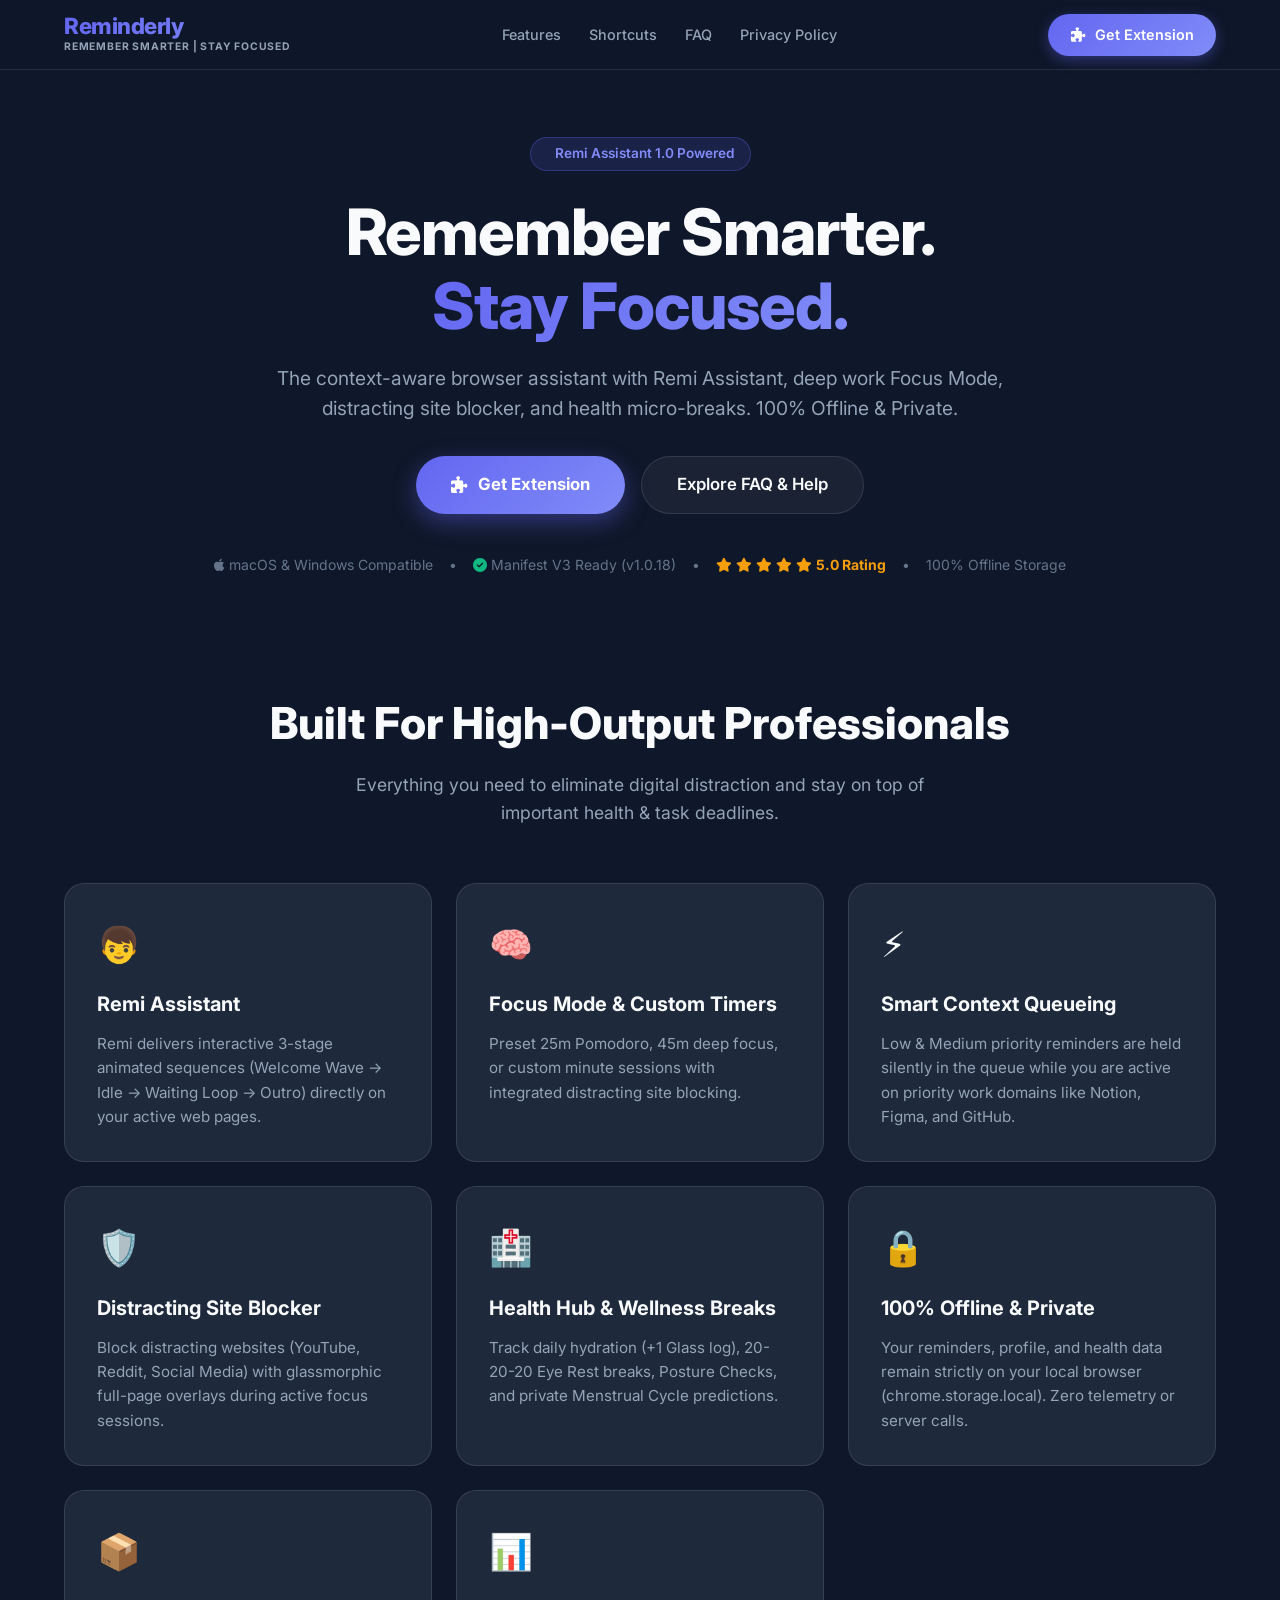
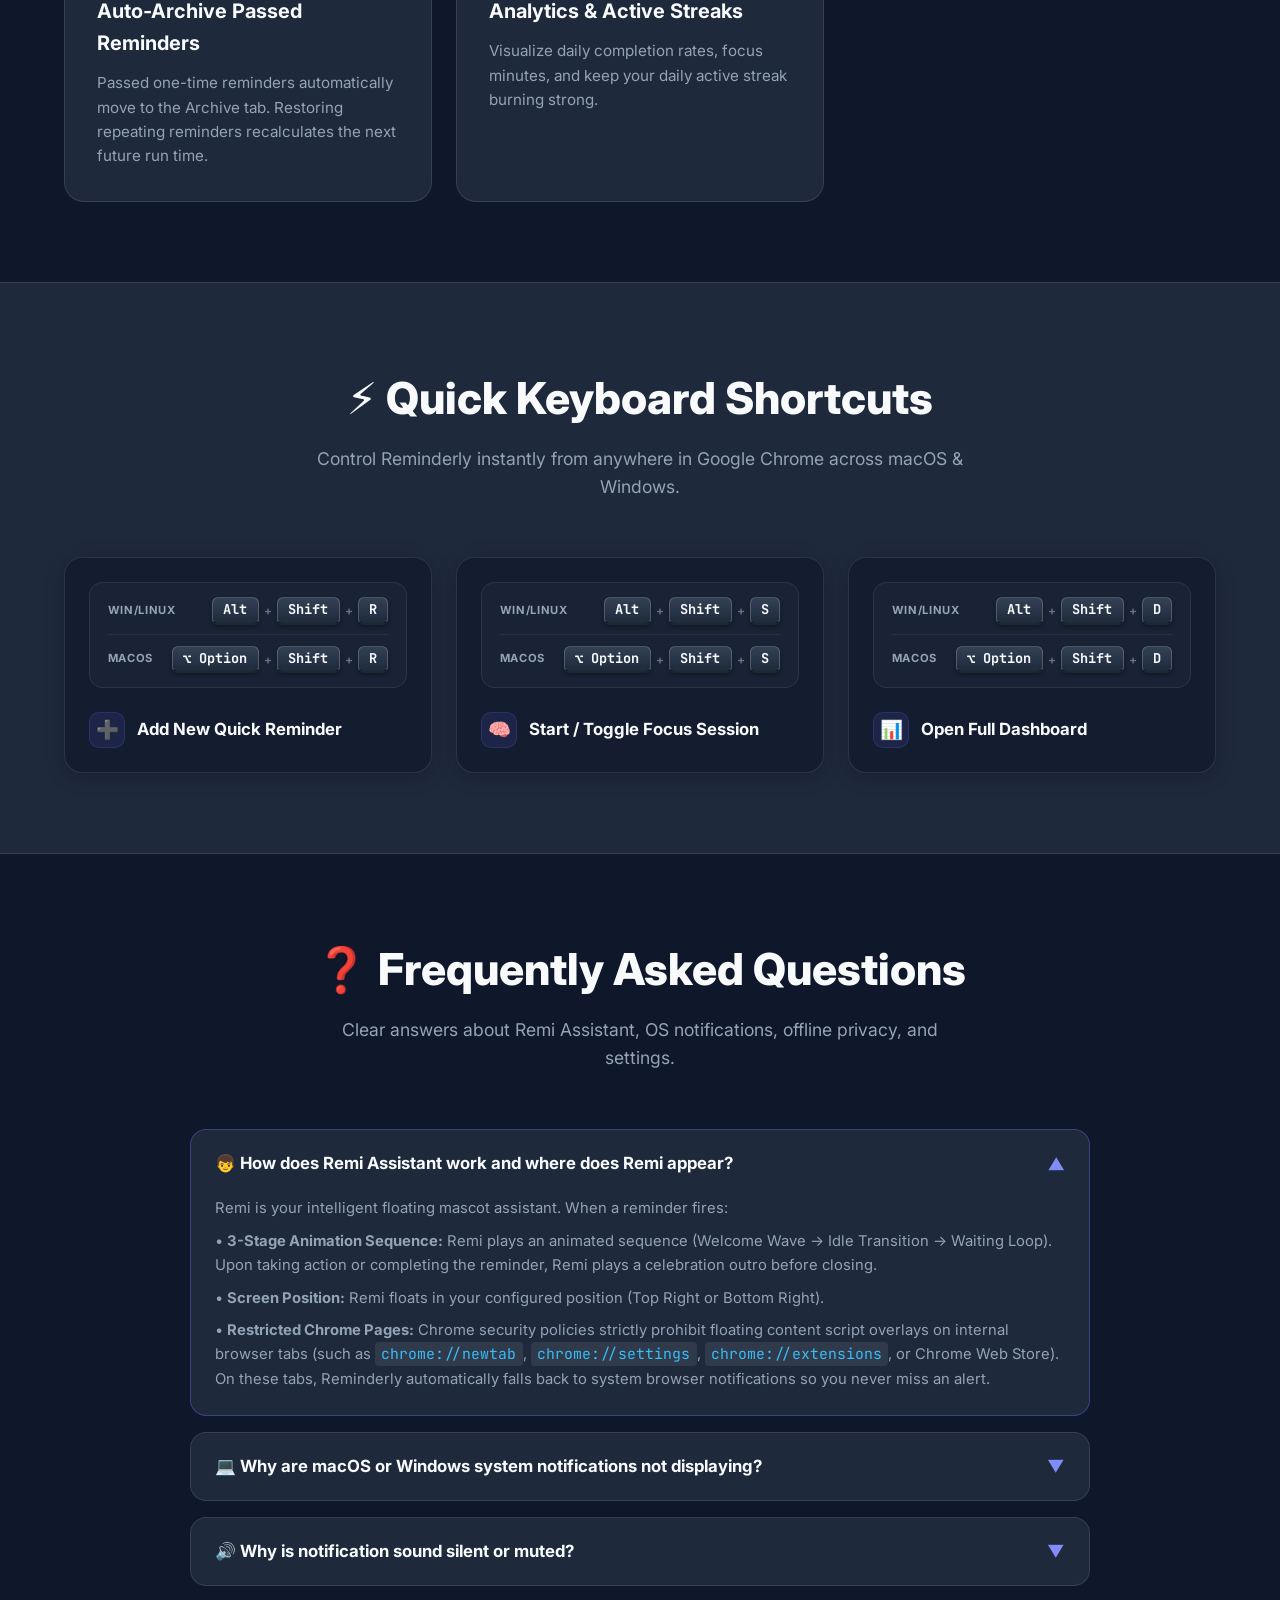
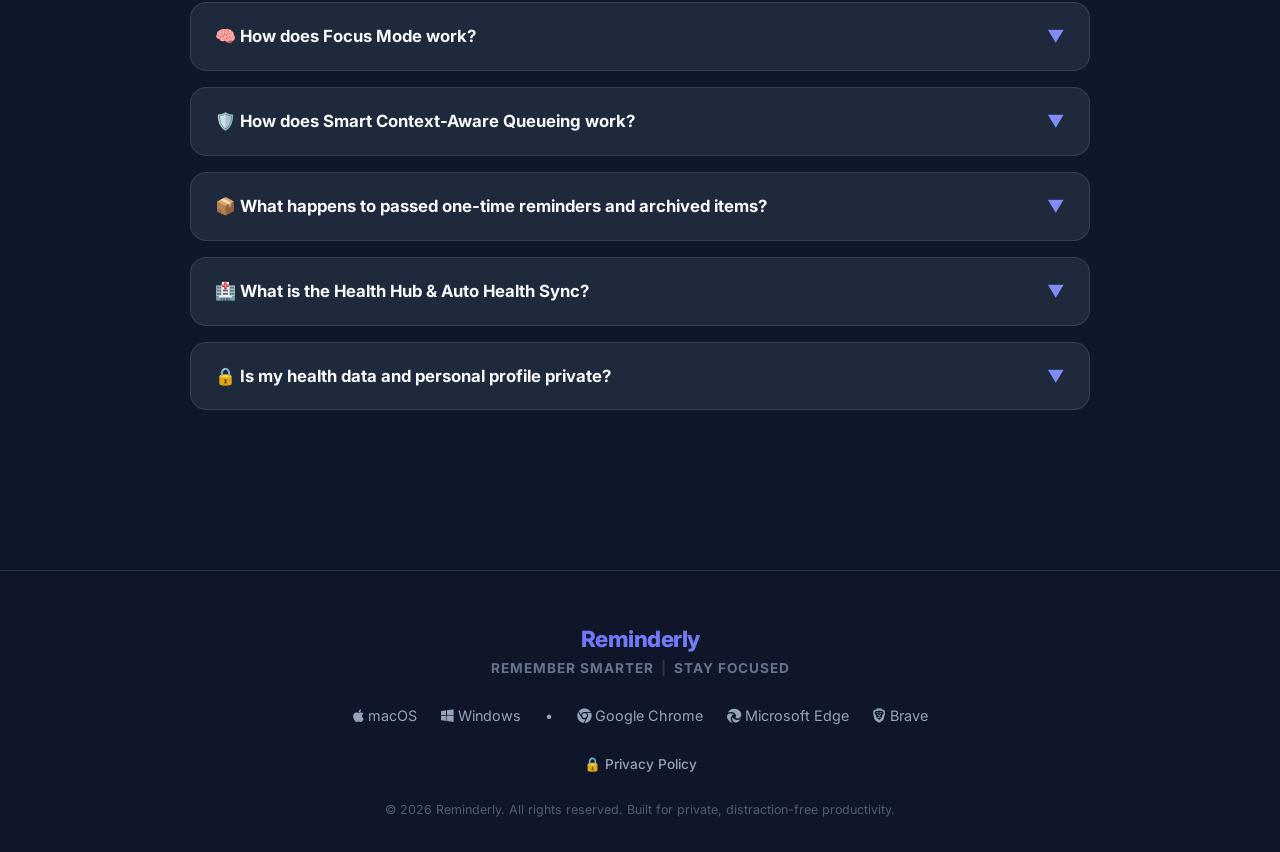
<file: index.html>
<!DOCTYPE html>
<html lang="en" itemscope itemtype="http://schema.org/WebPage">

<head>
    <meta charset="UTF-8" />
    <title>Reminderly – Smart Reminder & Productivity Assistant | Remember Smarter | Stay Focused</title>
    <meta name="viewport" content="width=device-width, initial-scale=1.0, maximum-scale=5.0" />
    <meta name="description"
        content="Reminderly - The ultimate Chrome reminder & productivity extension with Remi Assistant, Focus Mode, Distracting Site Blocker, Health Hub, and Smart Context Awareness. Remember Smarter | Stay Focused." />
    <meta name="keywords"
        content="Reminderly, Chrome extension, Remi Assistant, focus mode, website blocker, reminder assistant, productivity dashboard, 20-20-20 eye rest, water tracker, period tracker, chrome reminder extension, remember smarter stay focused" />
    <meta name="author" content="Reminderly Team" />
    <link rel="canonical" href="https://manishsharma1804.github.io/reminderly/" />

    <!-- Open Graph / Facebook -->
    <meta property="og:type" content="website" />
    <meta property="og:url" content="https://manishsharma1804.github.io/reminderly/" />
    <meta property="og:title" content="Reminderly – Remember Smarter | Stay Focused" />
    <meta property="og:description"
        content="Transform your browser productivity with Remi Assistant, Focus Mode, Smart Context Queueing, and Health Micro-Breaks. 100% Offline & Private." />
    <meta property="og:image" content="https://manishsharma1804.github.io/reminderly/icons/128x128.png" />

    <!-- Twitter -->
    <meta name="twitter:card" content="summary_large_image" />
    <meta name="twitter:url" content="https://manishsharma1804.github.io/reminderly/" />
    <meta name="twitter:title" content="Reminderly – Remember Smarter | Stay Focused" />
    <meta name="twitter:description"
        content="The intelligent Chrome extension that pairs you with Remi Assistant. Queue non-critical tasks during deep work, block distracting sites, and track health micro-breaks." />
    <meta name="twitter:image" content="https://manishsharma1804.github.io/reminderly/icons/128x128.png" />

    <!-- Favicon and App Icons -->
    <link rel="icon" href="icons/transparent.png" type="image/png">
    <link rel="apple-touch-icon" href="icons/transparent.png">
    <meta name="theme-color" content="#6366f1">

    <!-- Fonts & Icons -->
    <link rel="preconnect" href="https://fonts.googleapis.com">
    <link rel="preconnect" href="https://fonts.gstatic.com" crossorigin>
    <link
        href="https://fonts.googleapis.com/css2?family=Inter:wght@300;400;500;600;700;800&family=JetBrains+Mono:wght@400;500;600&display=swap"
        rel="stylesheet">
    <link rel="stylesheet" href="https://cdnjs.cloudflare.com/ajax/libs/font-awesome/6.5.1/css/all.min.css"
        crossorigin="anonymous" referrerpolicy="no-referrer" />

    <style>
        * {
            box-sizing: border-box;
            margin: 0;
            padding: 0;
        }

        button,
        .btn,
        .btn-hero-primary,
        .btn-hero-secondary,
        .shortcut-card,
        .key-badge-group,
        kbd,
        .shortcut-icon,
        .shortcut-keys,
        .feature-icon,
        .version-meta,
        .badge,
        .navbar,
        nav,
        img,
        svg {
            user-select: none;
            -webkit-user-select: none;
            -moz-user-select: none;
            -ms-user-select: none;
        }

        :root {
            --primary: #6366f1;
            --primary-light: #818cf8;
            --primary-dark: #4f46e5;
            --secondary: #38bdf8;
            --accent: #10b981;
            --warning: #f59e0b;
            --danger: #ef4444;
            --background: #0f172a;
            --surface: #1e293b;
            --surface-elevated: #334155;
            --text-primary: #f8fafc;
            --text-secondary: #94a3b8;
            --text-muted: #64748b;
            --border: rgba(255, 255, 255, 0.1);
            --border-light: rgba(255, 255, 255, 0.05);
            --shadow-sm: 0 2px 4px rgba(0, 0, 0, 0.2);
            --shadow: 0 4px 12px rgba(0, 0, 0, 0.3);
            --shadow-lg: 0 10px 25px rgba(0, 0, 0, 0.4);
            --shadow-xl: 0 20px 40px rgba(0, 0, 0, 0.5);
            --gradient-primary: linear-gradient(135deg, #6366f1 0%, #818cf8 100%);
            --gradient-accent: linear-gradient(135deg, #38bdf8 0%, #10b981 100%);
        }

        html {
            scroll-behavior: smooth;
            font-family: 'Inter', system-ui, -apple-system, sans-serif;
            background: var(--background);
            color: var(--text-primary);
            line-height: 1.6;
        }

        body {
            overflow-x: hidden;
        }

        /* Container */
        .container {
            max-width: 1200px;
            margin: 0 auto;
            padding: 0 1.5rem;
        }

        /* Header */
        header {
            position: fixed;
            top: 0;
            left: 0;
            right: 0;
            background: rgba(15, 23, 42, 0.85);
            backdrop-filter: blur(16px);
            border-bottom: 1px solid var(--border);
            z-index: 1000;
            padding: 0.85rem 0;
        }

        .header-content {
            display: flex;
            justify-content: space-between;
            align-items: center;
        }

        .logo-container {
            display: flex;
            flex-direction: column;
            text-decoration: none;
        }

        .logo-text {
            font-size: 1.4rem;
            font-weight: 800;
            background: var(--gradient-primary);
            -webkit-background-clip: text;
            -webkit-text-fill-color: transparent;
            letter-spacing: -0.5px;
            line-height: 1.1;
        }

        .logo-slogan {
            font-size: 0.65rem;
            font-weight: 700;
            color: var(--text-secondary);
            letter-spacing: 0.8px;
            text-transform: uppercase;
        }

        nav {
            display: flex;
            gap: 1.75rem;
            align-items: center;
        }

        nav a {
            color: var(--text-secondary);
            text-decoration: none;
            font-weight: 500;
            font-size: 0.9rem;
            transition: color 0.2s ease;
        }

        nav a:hover {
            color: var(--text-primary);
        }

        .btn-cta {
            background: var(--gradient-primary);
            color: white;
            padding: 0.6rem 1.4rem;
            border-radius: 50px;
            font-weight: 600;
            text-decoration: none;
            font-size: 0.9rem;
            box-shadow: 0 4px 14px rgba(99, 102, 241, 0.4);
            transition: transform 0.2s ease, box-shadow 0.2s ease;
        }

        .btn-cta:hover {
            transform: translateY(-2px);
            box-shadow: 0 6px 20px rgba(99, 102, 241, 0.6);
        }

        /* Hero Section */
        .hero {
            padding: 8.5rem 0 5rem 0;
            text-align: center;
            position: relative;
        }

        .hero-badge {
            display: inline-flex;
            align-items: center;
            gap: 8px;
            background: rgba(99, 102, 241, 0.15);
            border: 1px solid rgba(99, 102, 241, 0.3);
            padding: 0.35rem 1rem;
            border-radius: 50px;
            font-size: 0.85rem;
            font-weight: 600;
            color: #818cf8;
            margin-bottom: 1.5rem;
        }

        .hero h1 {
            font-size: clamp(2.4rem, 5vw, 4rem);
            font-weight: 800;
            line-height: 1.15;
            margin-bottom: 1.25rem;
            letter-spacing: -1px;
        }

        .gradient-text {
            background: var(--gradient-primary);
            -webkit-background-clip: text;
            -webkit-text-fill-color: transparent;
        }

        .hero p {
            font-size: 1.2rem;
            color: var(--text-secondary);
            max-width: 760px;
            margin: 0 auto 2rem auto;
            line-height: 1.6;
        }

        .hero-buttons {
            display: flex;
            gap: 1rem;
            justify-content: center;
            flex-wrap: wrap;
            margin-bottom: 2.5rem;
        }

        .btn-hero-primary {
            background: var(--gradient-primary);
            color: white;
            padding: 0.9rem 2.2rem;
            border-radius: 50px;
            font-weight: 700;
            text-decoration: none;
            font-size: 1.05rem;
            box-shadow: 0 8px 25px rgba(99, 102, 241, 0.4);
            transition: all 0.25s ease;
            display: inline-flex;
            align-items: center;
            gap: 10px;
        }

        .btn-hero-primary:hover {
            transform: translateY(-3px);
            box-shadow: 0 12px 30px rgba(99, 102, 241, 0.6);
        }

        .btn-hero-secondary {
            background: rgba(255, 255, 255, 0.05);
            color: var(--text-primary);
            padding: 0.9rem 2.2rem;
            border-radius: 50px;
            font-weight: 600;
            text-decoration: none;
            font-size: 1.05rem;
            border: 1px solid var(--border);
            transition: all 0.25s ease;
        }

        .btn-hero-secondary:hover {
            background: rgba(255, 255, 255, 0.1);
            transform: translateY(-2px);
        }

        .version-meta {
            display: flex;
            align-items: center;
            justify-content: center;
            gap: 16px;
            font-size: 0.875rem;
            color: var(--text-muted);
        }

        .star-rating {
            color: #f59e0b;
            display: inline-flex;
            align-items: center;
            gap: 4px;
        }

        /* Features Section */
        .section-title {
            text-align: center;
            margin-bottom: 3.5rem;
        }

        .section-title h2 {
            font-size: clamp(2rem, 3.5vw, 2.75rem);
            font-weight: 800;
            margin-bottom: 0.75rem;
        }

        .section-title p {
            color: var(--text-secondary);
            font-size: 1.1rem;
            max-width: 650px;
            margin: 0 auto;
        }

        .features-grid {
            display: grid;
            grid-template-columns: repeat(auto-fit, minmax(320px, 1fr));
            gap: 1.5rem;
            margin-bottom: 5rem;
        }

        .feature-card {
            background: var(--surface);
            border: 1px solid var(--border);
            border-radius: 20px;
            padding: 2rem;
            transition: all 0.3s ease;
            display: flex;
            flex-direction: column;
            gap: 12px;
        }

        .feature-card:hover {
            transform: translateY(-6px);
            border-color: rgba(99, 102, 241, 0.4);
            box-shadow: 0 12px 30px rgba(0, 0, 0, 0.4);
        }

        .feature-icon {
            font-size: 2.2rem;
            margin-bottom: 4px;
        }

        .feature-card h3 {
            font-size: 1.25rem;
            font-weight: 700;
            color: var(--text-primary);
        }

        .feature-card p {
            color: var(--text-secondary);
            font-size: 0.95rem;
            line-height: 1.6;
        }

        /* Keyboard Shortcuts Section */
        .shortcuts-section {
            background: var(--surface);
            border-top: 1px solid var(--border);
            border-bottom: 1px solid var(--border);
            padding: 5rem 0;
            margin-bottom: 5rem;
        }

        .shortcuts-grid {
            display: grid;
            grid-template-columns: repeat(auto-fit, minmax(320px, 1fr));
            gap: 1.5rem;
        }

        .shortcut-card {
            background: rgba(15, 23, 42, 0.65);
            backdrop-filter: blur(12px);
            -webkit-backdrop-filter: blur(12px);
            border: 1px solid var(--border);
            border-radius: 18px;
            padding: 1.5rem;
            display: flex;
            flex-direction: column;
            justify-content: space-between;
            gap: 1.25rem;
            transition: all 0.3s ease;
            box-shadow: 0 4px 20px rgba(0, 0, 0, 0.2);
        }

        .shortcut-card:hover {
            border-color: rgba(99, 102, 241, 0.4);
            transform: translateY(-3px);
            box-shadow: 0 8px 30px rgba(99, 102, 241, 0.15);
        }

        .shortcut-keys {
            display: flex;
            flex-direction: column;
            gap: 0.65rem;
            padding: 0.85rem 1.1rem;
            background: rgba(30, 41, 59, 0.6);
            border: 1px solid rgba(255, 255, 255, 0.08);
            border-radius: 14px;
        }

        .key-badge-group {
            display: flex;
            align-items: center;
            justify-content: space-between;
            gap: 0.5rem;
            width: 100%;
        }

        .key-badge-group:not(:last-child) {
            padding-bottom: 0.6rem;
            border-bottom: 1px solid rgba(255, 255, 255, 0.06);
        }

        .os-label {
            font-size: 0.7rem;
            font-weight: 700;
            text-transform: uppercase;
            letter-spacing: 0.06em;
            color: #94a3b8;
            flex-shrink: 0;
        }

        .key-combo {
            display: flex;
            align-items: center;
            gap: 5px;
            white-space: nowrap;
        }

        .key-combo .plus {
            font-size: 0.75rem;
            color: var(--text-muted);
            font-weight: 600;
        }

        .shortcut-footer {
            display: flex;
            align-items: center;
            gap: 0.75rem;
            margin-top: 0.25rem;
        }

        .shortcut-icon {
            font-size: 1.15rem;
            display: flex;
            align-items: center;
            justify-content: center;
            width: 36px;
            height: 36px;
            border-radius: 10px;
            background: rgba(99, 102, 241, 0.12);
            border: 1px solid rgba(99, 102, 241, 0.2);
            flex-shrink: 0;
        }

        .shortcut-desc {
            font-size: 1.05rem;
            font-weight: 700;
            color: var(--text-primary);
            line-height: 1.3;
        }

        kbd {
            background: linear-gradient(180deg, #334155 0%, #1e293b 100%);
            color: #f8fafc;
            border: 1px solid rgba(255, 255, 255, 0.2);
            border-bottom: 2px solid rgba(0, 0, 0, 0.4);
            border-radius: 6px;
            padding: 0.35rem 0.65rem;
            font-family: 'JetBrains Mono', monospace;
            font-size: 0.85rem;
            font-weight: 700;
            box-shadow: 0 2px 4px rgba(0, 0, 0, 0.3);
            display: inline-flex;
            align-items: center;
            justify-content: center;
            white-space: nowrap;
            line-height: 1;
        }

        /* Testimonials Section */
        .testimonials-grid {
            display: grid;
            grid-template-columns: repeat(auto-fit, minmax(300px, 1fr));
            gap: 1.5rem;
            margin-bottom: 5rem;
        }

        .testimonial-card {
            background: var(--surface);
            border: 1px solid var(--border);
            border-radius: 20px;
            padding: 2rem;
            display: flex;
            flex-direction: column;
            justify-content: space-between;
        }

        .testimonial-quote {
            font-size: 0.95rem;
            color: var(--text-secondary);
            font-style: italic;
            line-height: 1.65;
            margin-bottom: 1.5rem;
        }

        .testimonial-user {
            display: flex;
            align-items: center;
            gap: 12px;
        }

        .user-avatar {
            width: 44px;
            height: 44px;
            border-radius: 50%;
            background: var(--gradient-primary);
            display: flex;
            align-items: center;
            justify-content: center;
            font-weight: 700;
            color: white;
        }

        .user-info h4 {
            font-size: 0.95rem;
            font-weight: 700;
        }

        .user-info p {
            font-size: 0.8rem;
            color: var(--text-muted);
        }

        /* FAQ Accordion Section */
        .faq-container {
            max-width: 900px;
            margin: 0 auto 5rem auto;
            display: flex;
            flex-direction: column;
            gap: 1rem;
        }

        .faq-item {
            background: var(--surface);
            border: 1px solid var(--border);
            border-radius: 16px;
            overflow: hidden;
            transition: border-color 0.2s ease;
        }

        .faq-item[open] {
            border-color: rgba(99, 102, 241, 0.4);
        }

        .faq-summary {
            padding: 1.25rem 1.5rem;
            font-size: 1.05rem;
            font-weight: 700;
            color: var(--text-primary);
            cursor: pointer;
            display: flex;
            justify-content: space-between;
            align-items: center;
            list-style: none;
        }

        .faq-summary::-webkit-details-marker {
            display: none;
        }

        .faq-arrow {
            color: var(--primary-light);
            transition: transform 0.2s ease;
        }

        .faq-item[open] .faq-arrow {
            transform: rotate(180deg);
        }

        .faq-body {
            padding: 0 1.5rem 1.5rem 1.5rem;
            color: var(--text-secondary);
            font-size: 0.925rem;
            line-height: 1.65;
            display: flex;
            flex-direction: column;
            gap: 8px;
        }

        .faq-body code {
            background: rgba(255, 255, 255, 0.08);
            color: #38bdf8;
            padding: 0.15rem 0.4rem;
            border-radius: 4px;
            font-family: 'JetBrains Mono', monospace;
        }

        /* Footer */
        footer {
            background: rgba(15, 23, 42, 0.95);
            border-top: 1px solid var(--border);
            padding: 3.5rem 0 2rem 0;
            text-align: center;
        }

        .footer-brand {
            margin-bottom: 1.5rem;
        }

        .footer-tagline {
            font-size: 0.85rem;
            font-weight: 700;
            color: var(--text-muted);
            letter-spacing: 1px;
            text-transform: uppercase;
            margin-top: 6px;
        }

        .browser-list {
            display: flex;
            justify-content: center;
            gap: 1.5rem;
            margin: 1.5rem 0;
            color: var(--text-secondary);
            font-size: 0.9rem;
        }

        .footer-copyright {
            font-size: 0.78rem;
            color: var(--text-muted);
            margin-top: 1.5rem;
            opacity: 0.75;
            font-weight: 400;
        }

        .header-right {
            display: flex;
            align-items: center;
            gap: 12px;
        }

        .mobile-toggle-btn {
            display: none;
            background: rgba(255, 255, 255, 0.08);
            border: 1px solid var(--border);
            color: var(--text-primary);
            width: 40px;
            height: 40px;
            border-radius: 10px;
            font-size: 1.1rem;
            cursor: pointer;
            align-items: center;
            justify-content: center;
            transition: all 0.2s ease;
        }

        .mobile-toggle-btn:hover {
            background: rgba(255, 255, 255, 0.15);
            color: var(--primary-light);
        }

        .mobile-nav-menu {
            display: none;
            flex-direction: column;
            background: rgba(15, 23, 42, 0.96);
            backdrop-filter: blur(20px);
            -webkit-backdrop-filter: blur(20px);
            border-bottom: 1px solid var(--border);
            padding: 1rem 1.5rem;
            gap: 0.85rem;
        }

        .mobile-nav-menu.active {
            display: flex;
        }

        .mobile-link {
            color: var(--text-primary);
            text-decoration: none;
            font-weight: 600;
            font-size: 1rem;
            padding: 0.5rem 0;
            border-bottom: 1px solid rgba(255, 255, 255, 0.05);
            transition: color 0.2s ease;
        }

        .mobile-link:hover {
            color: var(--primary-light);
        }

        .mobile-link:last-child {
            border-bottom: none;
        }

        /* Responsive Breakpoints */
        @media (max-width: 992px) {
            .container {
                padding: 0 1.25rem;
            }

            .hero h1 {
                font-size: 3rem;
            }

            .hero p {
                font-size: 1.1rem;
            }

            .features-grid,
            .shortcuts-grid,
            .testimonials-grid {
                grid-template-columns: repeat(auto-fit, minmax(280px, 1fr));
            }
        }

        @media (max-width: 768px) {
            header {
                padding: 0.75rem 0;
            }

            .logo-text {
                font-size: 1.25rem;
            }

            .logo-slogan {
                font-size: 0.6rem;
            }

            .nav-desktop {
                display: none;
            }

            .mobile-toggle-btn {
                display: flex;
            }

            .btn-cta {
                padding: 0.5rem 1rem;
                font-size: 0.85rem;
            }

            .hero {
                padding: 7rem 0 3.5rem 0;
            }

            .hero-badge {
                font-size: 0.8rem;
                padding: 0.3rem 0.85rem;
            }

            .hero h1 {
                font-size: 2.2rem;
                line-height: 1.2;
            }

            .hero p {
                font-size: 1rem;
                margin-bottom: 1.75rem;
            }

            .hero-buttons {
                flex-direction: column;
                width: 100%;
                max-width: 340px;
                margin: 0 auto 2rem auto;
            }

            .btn-hero-primary,
            .btn-hero-secondary {
                width: 100%;
                justify-content: center;
                padding: 0.85rem 1.5rem;
                font-size: 0.98rem;
            }

            .version-meta {
                flex-direction: column;
                gap: 8px;
                font-size: 0.825rem;
            }

            .version-meta > span:nth-child(even) {
                display: none;
            }

            .shortcuts-section {
                padding: 3.5rem 0;
                margin-bottom: 3.5rem;
            }

            .section-title {
                margin-bottom: 2.5rem;
            }

            .section-title h2 {
                font-size: 1.85rem;
            }

            .section-title p {
                font-size: 0.98rem;
            }

            .features-grid,
            .testimonials-grid {
                grid-template-columns: 1fr;
                gap: 1.25rem;
                margin-bottom: 3.5rem;
            }

            .feature-card,
            .testimonial-card {
                padding: 1.5rem;
            }

            .shortcuts-grid {
                grid-template-columns: 1fr;
                gap: 1.25rem;
            }

            .faq-container {
                margin-bottom: 3.5rem;
            }

            .faq-summary {
                padding: 1rem 1.2rem;
                font-size: 0.95rem;
            }

            .faq-body {
                padding: 0 1.2rem 1.2rem 1.2rem;
                font-size: 0.875rem;
            }

            footer {
                padding: 2.5rem 0 1.5rem 0;
            }

            .browser-list {
                flex-wrap: wrap;
                gap: 0.75rem 1rem;
                font-size: 0.85rem;
            }

            .browser-list > span:nth-child(3) {
                display: none;
            }
        }

        @media (max-width: 480px) {
            .btn-cta-text {
                display: none;
            }

            .btn-cta {
                padding: 0.5rem 0.75rem;
                border-radius: 50%;
                width: 38px;
                height: 38px;
                display: flex;
                align-items: center;
                justify-content: center;
            }

            .btn-cta i {
                margin-right: 0 !important;
                font-size: 1.1rem;
            }

            .hero h1 {
                font-size: 1.85rem;
            }

            .hero-badge {
                font-size: 0.75rem;
            }

            .shortcut-card {
                padding: 1.15rem;
            }

            .key-badge-group {
                flex-direction: column;
                align-items: flex-start;
                gap: 4px;
            }

            .os-label {
                font-size: 0.65rem;
            }

            kbd {
                font-size: 0.75rem;
                padding: 0.25rem 0.45rem;
            }
        }
    </style>
</head>

<body>

    <!-- Header -->
    <header>
        <div class="container header-content">
            <a href="#" class="logo-container">
                <div class="logo-text">Reminderly</div>
                <div class="logo-slogan">Remember Smarter | Stay Focused</div>
            </a>

            <nav class="nav-desktop">
                <a href="#features">Features</a>
                <a href="#shortcuts">Shortcuts</a>
                <a href="#faq">FAQ</a>
                <a href="privacy.html">Privacy Policy</a>
            </nav>

            <div class="header-right">
                <a href="https://chromewebstore.google.com/detail/reminderly-%E2%80%93-smart-remind/kfeoemhllihgkkingfaeiandihddbeaj" target="_blank" class="btn-cta"><i class="fa-solid fa-puzzle-piece" style="margin-right: 6px;"></i> <span class="btn-cta-text">Get Extension</span></a>
                <button class="mobile-toggle-btn" id="mobileToggleBtn" aria-label="Toggle navigation menu">
                    <i class="fa-solid fa-bars"></i>
                </button>
            </div>
        </div>

        <div class="mobile-nav-menu" id="mobileNavMenu">
            <a href="#features" class="mobile-link">Features</a>
            <a href="#shortcuts" class="mobile-link">Shortcuts</a>
            <a href="#faq" class="mobile-link">FAQ</a>
            <a href="privacy.html" class="mobile-link">Privacy Policy</a>
        </div>
    </header>

    <!-- Hero Section -->
    <section class="hero">
        <div class="container">
            <div class="hero-badge">
                <i class="fa-solid fa-sparkles"></i> Remi Assistant 1.0 Powered
            </div>

            <h1>
                Remember Smarter.<br>
                <span class="gradient-text">Stay Focused.</span>
            </h1>

            <p>
                The context-aware browser assistant with Remi Assistant, deep work Focus Mode, distracting site blocker,
                and health micro-breaks. 100% Offline & Private.
            </p>

            <div class="hero-buttons">
                <a href="https://chromewebstore.google.com/detail/reminderly-%E2%80%93-smart-remind/kfeoemhllihgkkingfaeiandihddbeaj" target="_blank" class="btn-hero-primary">
                    <i class="fa-solid fa-puzzle-piece"></i> Get Extension
                </a>
                <a href="#faq" class="btn-hero-secondary">Explore FAQ & Help</a>
            </div>

            <div class="version-meta">
                <span><i class="fa-brands fa-apple"></i> macOS & Windows Compatible</span>
                <span>•</span>
                <span><i class="fa-solid fa-check-circle" style="color: #10b981;"></i> Manifest V3 Ready
                    (v1.0.18)</span>
                <span>•</span>
                <span class="star-rating">
                    <i class="fa-solid fa-star"></i>
                    <i class="fa-solid fa-star"></i>
                    <i class="fa-solid fa-star"></i>
                    <i class="fa-solid fa-star"></i>
                    <i class="fa-solid fa-star"></i>
                    <strong>5.0 Rating</strong>
                </span>
                <span>•</span>
                <span>100% Offline Storage</span>
            </div>
        </div>
    </section>

    <!-- Features Section -->
    <section class="container" id="features" style="padding-top: 2rem;">
        <div class="section-title">
            <h2>Built For High-Output Professionals</h2>
            <p>Everything you need to eliminate digital distraction and stay on top of important health & task
                deadlines.</p>
        </div>

        <div class="features-grid">

            <div class="feature-card">
                <div class="feature-icon">👦</div>
                <h3>Remi Assistant</h3>
                <p>Remi delivers interactive 3-stage animated sequences (Welcome Wave → Idle → Waiting Loop → Outro)
                    directly on your active web pages.</p>
            </div>

            <div class="feature-card">
                <div class="feature-icon">🧠</div>
                <h3>Focus Mode & Custom Timers</h3>
                <p>Preset 25m Pomodoro, 45m deep focus, or custom minute sessions with integrated distracting site
                    blocking.</p>
            </div>

            <div class="feature-card">
                <div class="feature-icon">⚡</div>
                <h3>Smart Context Queueing</h3>
                <p>Low & Medium priority reminders are held silently in the queue while you are active on priority work
                    domains like Notion, Figma, and GitHub.</p>
            </div>

            <div class="feature-card">
                <div class="feature-icon">🛡️</div>
                <h3>Distracting Site Blocker</h3>
                <p>Block distracting websites (YouTube, Reddit, Social Media) with glassmorphic full-page overlays
                    during active focus sessions.</p>
            </div>

            <div class="feature-card">
                <div class="feature-icon">🏥</div>
                <h3>Health Hub & Wellness Breaks</h3>
                <p>Track daily hydration (+1 Glass log), 20-20-20 Eye Rest breaks, Posture Checks, and private Menstrual
                    Cycle predictions.</p>
            </div>

            <div class="feature-card">
                <div class="feature-icon">🔒</div>
                <h3>100% Offline & Private</h3>
                <p>Your reminders, profile, and health data remain strictly on your local browser
                    (chrome.storage.local). Zero telemetry or server calls.</p>
            </div>

            <div class="feature-card">
                <div class="feature-icon">📦</div>
                <h3>Auto-Archive Passed Reminders</h3>
                <p>Passed one-time reminders automatically move to the Archive tab. Restoring repeating reminders
                    recalculates the next future run time.</p>
            </div>

            <div class="feature-card">
                <div class="feature-icon">📊</div>
                <h3>Analytics & Active Streaks</h3>
                <p>Visualize daily completion rates, focus minutes, and keep your daily active streak burning strong.
                </p>
            </div>

        </div>
    </section>

    <!-- Shortcuts Section -->
    <section class="shortcuts-section" id="shortcuts">
        <div class="container">
            <div class="section-title">
                <h2>⚡ Quick Keyboard Shortcuts</h2>
                <p>Control Reminderly instantly from anywhere in Google Chrome across macOS & Windows.</p>
            </div>

            <div class="shortcuts-grid">
                <div class="shortcut-card">
                    <div class="shortcut-keys">
                        <div class="key-badge-group">
                            <span class="os-label">Win/Linux</span>
                            <div class="key-combo"><kbd>Alt</kbd><span class="plus">+</span><kbd>Shift</kbd><span class="plus">+</span><kbd>R</kbd></div>
                        </div>
                        <div class="key-badge-group">
                            <span class="os-label">macOS</span>
                            <div class="key-combo"><kbd>⌥ Option</kbd><span class="plus">+</span><kbd>Shift</kbd><span class="plus">+</span><kbd>R</kbd></div>
                        </div>
                    </div>
                    <div class="shortcut-footer">
                        <span class="shortcut-icon">➕</span>
                        <span class="shortcut-desc">Add New Quick Reminder</span>
                    </div>
                </div>

                <div class="shortcut-card">
                    <div class="shortcut-keys">
                        <div class="key-badge-group">
                            <span class="os-label">Win/Linux</span>
                            <div class="key-combo"><kbd>Alt</kbd><span class="plus">+</span><kbd>Shift</kbd><span class="plus">+</span><kbd>S</kbd></div>
                        </div>
                        <div class="key-badge-group">
                            <span class="os-label">macOS</span>
                            <div class="key-combo"><kbd>⌥ Option</kbd><span class="plus">+</span><kbd>Shift</kbd><span class="plus">+</span><kbd>S</kbd></div>
                        </div>
                    </div>
                    <div class="shortcut-footer">
                        <span class="shortcut-icon">🧠</span>
                        <span class="shortcut-desc">Start / Toggle Focus Session</span>
                    </div>
                </div>

                <div class="shortcut-card">
                    <div class="shortcut-keys">
                        <div class="key-badge-group">
                            <span class="os-label">Win/Linux</span>
                            <div class="key-combo"><kbd>Alt</kbd><span class="plus">+</span><kbd>Shift</kbd><span class="plus">+</span><kbd>D</kbd></div>
                        </div>
                        <div class="key-badge-group">
                            <span class="os-label">macOS</span>
                            <div class="key-combo"><kbd>⌥ Option</kbd><span class="plus">+</span><kbd>Shift</kbd><span class="plus">+</span><kbd>D</kbd></div>
                        </div>
                    </div>
                    <div class="shortcut-footer">
                        <span class="shortcut-icon">📊</span>
                        <span class="shortcut-desc">Open Full Dashboard</span>
                    </div>
                </div>
            </div>
        </div>
    </section>

    <!-- FAQ Section -->
    <section class="container" id="faq" style="padding-bottom: 5rem;">
        <div class="section-title">
            <h2>❓ Frequently Asked Questions</h2>
            <p>Clear answers about Remi Assistant, OS notifications, offline privacy, and settings.</p>
        </div>

        <div class="faq-container">

            <details class="faq-item" open>
                <summary class="faq-summary">
                    <span>👦 How does Remi Assistant work and where does Remi appear?</span>
                    <span class="faq-arrow">▼</span>
                </summary>
                <div class="faq-body">
                    <p>Remi is your intelligent floating mascot assistant. When a reminder fires:</p>
                    <p>• <strong>3-Stage Animation Sequence:</strong> Remi plays an animated sequence (Welcome Wave →
                        Idle Transition → Waiting Loop). Upon taking action or completing the reminder, Remi plays a
                        celebration outro before closing.</p>
                    <p>• <strong>Screen Position:</strong> Remi floats in your configured position (Top Right or Bottom
                        Right).</p>
                    <p>• <strong>Restricted Chrome Pages:</strong> Chrome security policies strictly prohibit floating
                        content script overlays on internal browser tabs (such as <code>chrome://newtab</code>,
                        <code>chrome://settings</code>, <code>chrome://extensions</code>, or Chrome Web Store). On these
                        tabs, Reminderly automatically falls back to system browser notifications so you never miss an
                        alert.</p>
                </div>
            </details>

            <details class="faq-item">
                <summary class="faq-summary">
                    <span>💻 Why are macOS or Windows system notifications not displaying?</span>
                    <span class="faq-arrow">▼</span>
                </summary>
                <div class="faq-body">
                    <p>If browser desktop notifications are not popping up, check your operating system settings:</p>
                    <p>• <strong>macOS System Settings:</strong> Open <em>Apple Menu  → System Settings → Notifications
                            → Google Chrome</em>. Ensure <strong>Allow Notifications</strong> is ON and Alert Style is
                        set to <strong>Banners</strong> or <strong>Alerts</strong>.</p>
                    <p>• <strong>macOS Focus Mode / Do Not Disturb:</strong> If Focus Mode or DND is active in the macOS
                        menu bar, macOS silences banners unless Chrome is added to <em>Focus → Allowed Apps</em>.</p>
                    <p>• <strong>Windows Notifications & Focus Assist:</strong> Open <em>Windows Settings → System →
                            Notifications & Focus Assist</em> and ensure Google Chrome notifications are permitted.</p>
                </div>
            </details>

            <details class="faq-item">
                <summary class="faq-summary">
                    <span>🔊 Why is notification sound silent or muted?</span>
                    <span class="faq-arrow">▼</span>
                </summary>
                <div class="faq-body">
                    <p>Audio playback is subject to browser and operating system policies:</p>
                    <p>• <strong>Web Audio Autoplay Policy:</strong> Modern browsers (Chrome, Edge, Brave) require at
                        least one user interaction (a click anywhere on a webpage) before Web Audio can synthesize or
                        play sound chimes automatically.</p>
                    <p>• <strong>Volume & Sound Tone Settings:</strong> Check <em>Settings → Preferences & Audio</em> to
                        ensure notification volume is turned up and test your chosen sound tone (Glass Chime, Soft Dual
                        Wave, Energetic Ring, or Classic Bell).</p>
                    <p>• <strong>Background Tab Throttling:</strong> Browsers throttle inactive background timers to
                        save battery (~1 min delay), but persistent alarms trigger sound chimes as soon as Chrome is
                        active.</p>
                </div>
            </details>

            <details class="faq-item">
                <summary class="faq-summary">
                    <span>🧠 How does Focus Mode work?</span>
                    <span class="faq-arrow">▼</span>
                </summary>
                <div class="faq-body">
                    <p>Focus Mode helps you execute deep work sessions without distractions:</p>
                    <p>• <strong>Preset & Custom Timers:</strong> Quickly launch 25-minute (Pomodoro), 45-minute, or
                        Custom minute focus timers.</p>
                    <p>• <strong>Website Blocker Integration:</strong> When active, listed distracting websites (e.g.
                        YouTube, Reddit) show a full-page glassmorphic blocker overlay.</p>
                    <p>• <strong>Smart Queueing:</strong> Non-critical reminders are held silently in the queue until
                        your focus session completes.</p>
                </div>
            </details>

            <details class="faq-item">
                <summary class="faq-summary">
                    <span>🛡️ How does Smart Context-Aware Queueing work?</span>
                    <span class="faq-arrow">▼</span>
                </summary>
                <div class="faq-body">
                    <p>When Smart Context Awareness is enabled, Reminderly respects your workflow:</p>
                    <p>• <strong>Priority Work Domains:</strong> While active on designated work domains (e.g., Notion,
                        Figma, GitHub), non-critical reminders (Low & Medium) are held silently in the queue to protect
                        your deep work state.</p>
                    <p>• <strong>High Priority & Health Reminders:</strong> High-priority tasks and health breaks
                        (Water, Eye Rest, Posture, Medicine) always deliver immediately regardless of site.</p>
                </div>
            </details>

            <details class="faq-item">
                <summary class="faq-summary">
                    <span>📦 What happens to passed one-time reminders and archived items?</span>
                    <span class="faq-arrow">▼</span>
                </summary>
                <div class="faq-body">
                    <p>• <strong>Passed One-Time Reminders:</strong> One-time reminders automatically move to the
                        <strong>Archive</strong> tab once their scheduled time passes. You can view, search, or
                        permanently delete them from the Archive.</p>
                    <p>• <strong>Restoring Reminders:</strong> Restoring a repeating reminder automatically recalculates
                        its next future run time from the current moment.</p>
                </div>
            </details>

            <details class="faq-item">
                <summary class="faq-summary">
                    <span>🏥 What is the Health Hub & Auto Health Sync?</span>
                    <span class="faq-arrow">▼</span>
                </summary>
                <div class="faq-body">
                    <p>The Health Hub manages micro-breaks and daily wellness tracking:</p>
                    <p>• <strong>Hydration Tracker:</strong> Track daily water glasses (+1 Glass button) with smart
                        interval alerts.</p>
                    <p>• <strong>20-20-20 Eye Rest & Posture Checks:</strong> Timed micro-breaks with live 20-second
                        countdown timers.</p>
                    <p>• <strong>Period & Cycle Tracker:</strong> Private menstrual cycle predictions and pre-period
                        reminders.</p>
                    <p>• <strong>Auto Health Sync:</strong> Fixed health break schedules automatically sync with your
                        main active reminders list.</p>
                </div>
            </details>

            <details class="faq-item">
                <summary class="faq-summary">
                    <span>🔒 Is my health data and personal profile private?</span>
                    <span class="faq-arrow">▼</span>
                </summary>
                <div class="faq-body">
                    <p><strong>100% Offline & Private!</strong> All your data—including reminders, focus stats, water
                        logs, medication schedules, and user profile information—is stored strictly inside your local
                        browser storage (<code>chrome.storage.local</code>). Zero data is collected or sent to any
                        server.</p>
                </div>
            </details>

        </div>
    </section>

    <!-- Footer -->
    <footer>
        <div class="container">
            <div class="footer-brand">
                <div class="logo-text">Reminderly</div>
                <div class="footer-tagline">REMEMBER SMARTER <span style="opacity: 0.35; margin: 0 3px;">|</span> STAY
                    FOCUSED</div>
            </div>

            <div class="browser-list">
                <span><i class="fa-brands fa-apple"></i> macOS</span>
                <span><i class="fa-brands fa-windows"></i> Windows</span>
                <span>•</span>
                <span><i class="fa-brands fa-chrome"></i> Google Chrome</span>
                <span><i class="fa-brands fa-edge"></i> Microsoft Edge</span>
                <span><i class="fa-brands fa-brave"></i> Brave</span>
            </div>

            <div style="margin-top: 1rem;">
                <a href="privacy.html"
                    style="color: var(--text-secondary); text-decoration: none; font-size: 0.85rem; font-weight: 500;">🔒
                    Privacy Policy</a>
            </div>

            <div class="footer-copyright">
                © 2026 Reminderly. All rights reserved. Built for private, distraction-free productivity.
            </div>
        </div>
    </footer>

    <script>
        document.addEventListener('DOMContentLoaded', () => {
            // Mobile navigation menu toggle
            const mobileToggleBtn = document.getElementById('mobileToggleBtn');
            const mobileNavMenu = document.getElementById('mobileNavMenu');

            if (mobileToggleBtn && mobileNavMenu) {
                mobileToggleBtn.addEventListener('click', (e) => {
                    e.stopPropagation();
                    const isOpen = mobileNavMenu.classList.toggle('active');
                    const icon = mobileToggleBtn.querySelector('i');
                    if (icon) {
                        icon.className = isOpen ? 'fa-solid fa-xmark' : 'fa-solid fa-bars';
                    }
                });

                // Auto-close menu when clicking links
                mobileNavMenu.querySelectorAll('.mobile-link').forEach(link => {
                    link.addEventListener('click', () => {
                        mobileNavMenu.classList.remove('active');
                        const icon = mobileToggleBtn.querySelector('i');
                        if (icon) icon.className = 'fa-solid fa-bars';
                    });
                });

                // Close menu when clicking outside
                document.addEventListener('click', (e) => {
                    if (!mobileNavMenu.contains(e.target) && !mobileToggleBtn.contains(e.target)) {
                        mobileNavMenu.classList.remove('active');
                        const icon = mobileToggleBtn.querySelector('i');
                        if (icon) icon.className = 'fa-solid fa-bars';
                    }
                });
            }
        });
    </script>
</body>

</html>
</file>
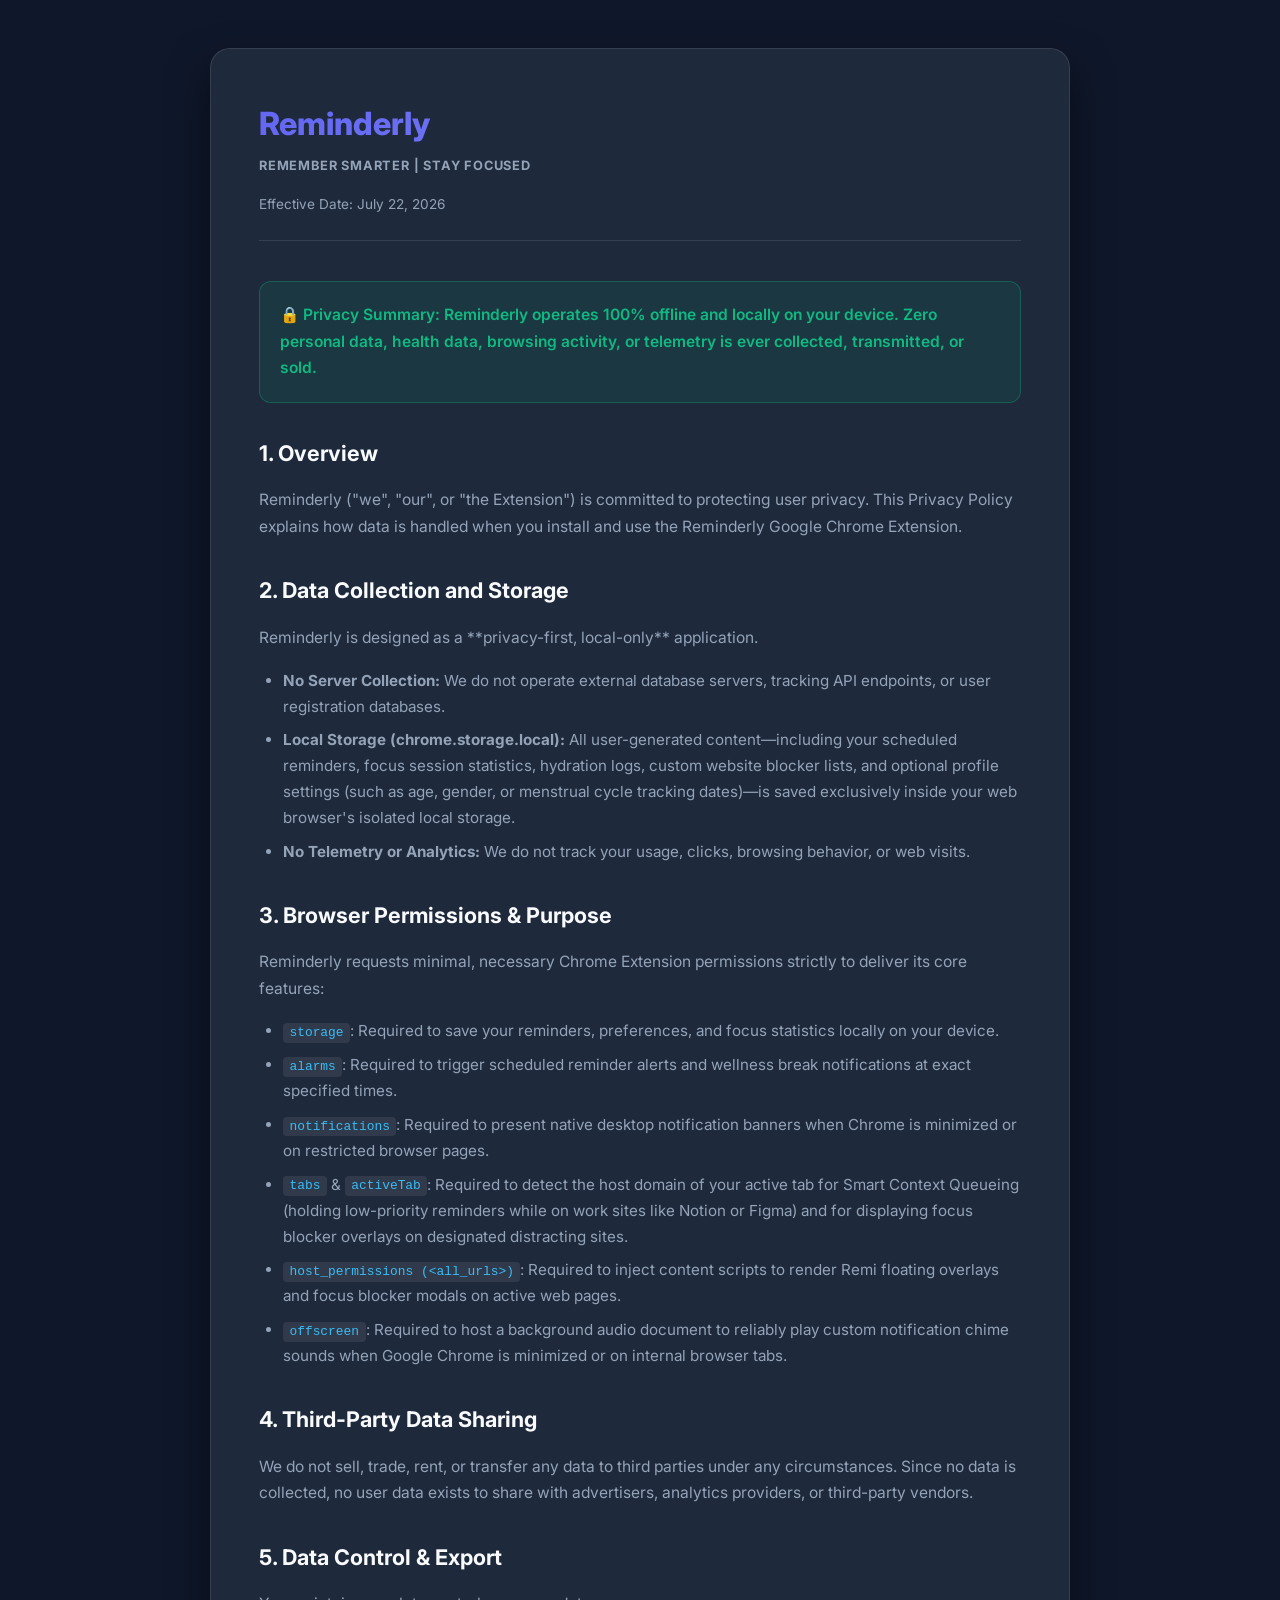
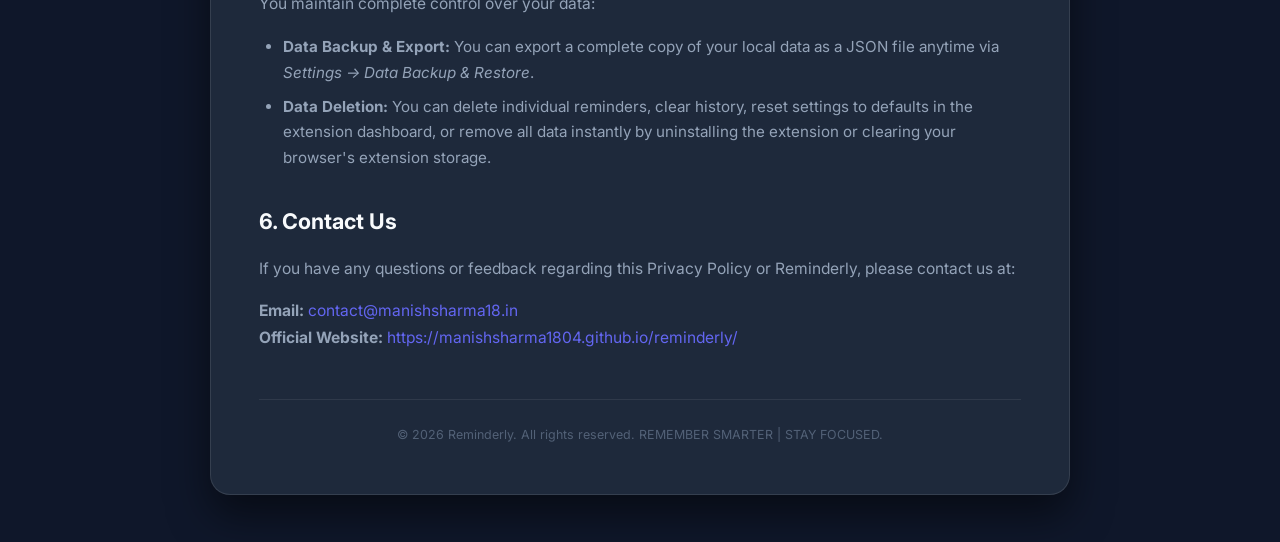
<file: privacy.html>
<!DOCTYPE html>
<html lang="en">

<head>
    <meta charset="UTF-8" />
    <title>Privacy Policy – Reminderly Extension</title>
    <meta name="viewport" content="width=device-width, initial-scale=1.0" />
    <meta name="description"
        content="Privacy Policy for Reminderly Chrome Extension. 100% Offline & Local Storage. Zero Data Tracking." />
    <link rel="icon" href="icons/transparent.png" type="image/png">
    <link rel="preconnect" href="https://fonts.googleapis.com">
    <link rel="preconnect" href="https://fonts.gstatic.com" crossorigin>
    <link href="https://fonts.googleapis.com/css2?family=Inter:wght@400;500;600;700;800&display=swap" rel="stylesheet">

    <style>
        :root {
            --background: #0f172a;
            --surface: #1e293b;
            --surface-elevated: #334155;
            --text-primary: #f8fafc;
            --text-secondary: #94a3b8;
            --primary: #6366f1;
            --accent: #10b981;
            --border: rgba(255, 255, 255, 0.1);
        }

        * {
            box-sizing: border-box;
            margin: 0;
            padding: 0;
        }

        body {
            font-family: 'Inter', system-ui, -apple-system, sans-serif;
            background: var(--background);
            color: var(--text-primary);
            line-height: 1.7;
            padding: 3rem 1.5rem;
            overflow-x: hidden;
        }

        .container {
            max-width: 860px;
            margin: 0 auto;
            background: var(--surface);
            border: 1px solid var(--border);
            border-radius: 20px;
            padding: 3rem;
            box-shadow: 0 20px 40px rgba(0, 0, 0, 0.5);
        }

        .header {
            margin-bottom: 2.5rem;
            border-bottom: 1px solid var(--border);
            padding-bottom: 1.5rem;
        }

        .logo-title {
            font-size: 2rem;
            font-weight: 800;
            background: linear-gradient(135deg, #6366f1 0%, #818cf8 100%);
            -webkit-background-clip: text;
            -webkit-text-fill-color: transparent;
            margin-bottom: 4px;
        }

        .tagline {
            font-size: 0.8rem;
            font-weight: 700;
            color: var(--text-secondary);
            letter-spacing: 0.8px;
            text-transform: uppercase;
        }

        .last-updated {
            font-size: 0.85rem;
            color: var(--text-secondary);
            margin-top: 1rem;
        }

        h2 {
            font-size: 1.35rem;
            font-weight: 700;
            color: var(--text-primary);
            margin: 2rem 0 1rem 0;
        }

        p {
            color: var(--text-secondary);
            font-size: 0.975rem;
            margin-bottom: 1rem;
            overflow-wrap: break-word;
        }

        ul {
            color: var(--text-secondary);
            font-size: 0.95rem;
            padding-left: 1.5rem;
            margin-bottom: 1rem;
        }

        li {
            margin-bottom: 0.5rem;
            overflow-wrap: break-word;
        }

        code {
            background: rgba(255, 255, 255, 0.08);
            color: #38bdf8;
            padding: 0.15rem 0.4rem;
            border-radius: 4px;
            font-size: 0.85em;
            word-break: break-word;
            overflow-wrap: anywhere;
        }

        .highlight-box {
            background: rgba(16, 185, 129, 0.1);
            border: 1px solid rgba(16, 185, 129, 0.3);
            border-radius: 12px;
            padding: 1.25rem;
            margin: 1.5rem 0;
        }

        .highlight-box p {
            color: var(--accent);
            font-weight: 600;
            margin: 0;
        }

        footer {
            margin-top: 3rem;
            padding-top: 1.5rem;
            border-top: 1px solid var(--border);
            text-align: center;
            font-size: 0.78rem;
            color: #64748b;
            opacity: 0.75;
            font-weight: 400;
        }

        a {
            color: var(--primary);
            text-decoration: none;
            word-break: break-word;
        }

        a:hover {
            text-decoration: underline;
        }

        @media (max-width: 768px) {
            body {
                padding: 1.25rem 0.75rem;
            }

            .container {
                padding: 1.75rem 1.25rem;
                border-radius: 16px;
            }

            .logo-title {
                font-size: 1.65rem;
            }

            .tagline {
                font-size: 0.75rem;
            }

            h2 {
                font-size: 1.15rem;
                margin: 1.5rem 0 0.75rem 0;
            }

            p, ul {
                font-size: 0.9rem;
                line-height: 1.6;
            }

            ul {
                padding-left: 1.2rem;
            }
        }

        @media (max-width: 480px) {
            body {
                padding: 0.75rem 0.5rem;
            }

            .container {
                padding: 1.25rem 0.9rem;
                border-radius: 12px;
            }

            .header {
                margin-bottom: 1.75rem;
                padding-bottom: 1rem;
            }

            .highlight-box {
                padding: 1rem;
                margin: 1.25rem 0;
            }
        }
    </style>
</head>

<body>

    <div class="container">
        <div class="header">
            <div class="logo-title">Reminderly</div>
            <div class="tagline">REMEMBER SMARTER | STAY FOCUSED</div>
            <div class="last-updated">Effective Date: July 22, 2026</div>
        </div>

        <div class="highlight-box">
            <p>🔒 Privacy Summary: Reminderly operates 100% offline and locally on your device. Zero personal data,
                health data, browsing activity, or telemetry is ever collected, transmitted, or sold.</p>
        </div>

        <h2>1. Overview</h2>
        <p>
            Reminderly ("we", "our", or "the Extension") is committed to protecting user privacy. This Privacy Policy
            explains how data is handled when you install and use the Reminderly Google Chrome Extension.
        </p>

        <h2>2. Data Collection and Storage</h2>
        <p>
            Reminderly is designed as a **privacy-first, local-only** application.
        </p>
        <ul>
            <li><strong>No Server Collection:</strong> We do not operate external database servers, tracking API
                endpoints, or user registration databases.</li>
            <li><strong>Local Storage (chrome.storage.local):</strong> All user-generated content—including your
                scheduled reminders, focus session statistics, hydration logs, custom website blocker lists, and
                optional profile settings (such as age, gender, or menstrual cycle tracking dates)—is saved exclusively
                inside your web browser's isolated local storage.</li>
            <li><strong>No Telemetry or Analytics:</strong> We do not track your usage, clicks, browsing behavior, or
                web visits.</li>
        </ul>

        <h2>3. Browser Permissions & Purpose</h2>
        <p>Reminderly requests minimal, necessary Chrome Extension permissions strictly to deliver its core features:
        </p>
        <ul>
            <li><code>storage</code>: Required to save your reminders, preferences, and focus statistics locally on your
                device.</li>
            <li><code>alarms</code>: Required to trigger scheduled reminder alerts and wellness break notifications at
                exact specified times.</li>
            <li><code>notifications</code>: Required to present native desktop notification banners when Chrome is
                minimized or on restricted browser pages.</li>
            <li><code>tabs</code> & <code>activeTab</code>: Required to detect the host domain of your active tab for
                Smart Context Queueing (holding low-priority reminders while on work sites like Notion or Figma) and for
                displaying focus blocker overlays on designated distracting sites.</li>
            <li><code>host_permissions (&lt;all_urls&gt;)</code>: Required to inject content scripts to render Remi
                floating overlays and focus blocker modals on active web pages.</li>
            <li><code>offscreen</code>: Required to host a background audio document to reliably play custom
                notification chime sounds when Google Chrome is minimized or on internal browser tabs.</li>
        </ul>

        <h2>4. Third-Party Data Sharing</h2>
        <p>
            We do not sell, trade, rent, or transfer any data to third parties under any circumstances. Since no data is
            collected, no user data exists to share with advertisers, analytics providers, or third-party vendors.
        </p>

        <h2>5. Data Control & Export</h2>
        <p>
            You maintain complete control over your data:
        </p>
        <ul>
            <li><strong>Data Backup & Export:</strong> You can export a complete copy of your local data as a JSON file
                anytime via <em>Settings → Data Backup & Restore</em>.</li>
            <li><strong>Data Deletion:</strong> You can delete individual reminders, clear history, reset settings to
                defaults in the extension dashboard, or remove all data instantly by uninstalling the extension or
                clearing your browser's extension storage.</li>
        </ul>

        <h2>6. Contact Us</h2>
        <p>
            If you have any questions or feedback regarding this Privacy Policy or Reminderly, please contact us at:
        </p>
        <p>
            <strong>Email:</strong> <a href="mailto:contact@manishsharma18.in">contact@manishsharma18.in</a><br />
            <strong>Official Website:</strong> <a
                href="https://manishsharma1804.github.io/reminderly/">https://manishsharma1804.github.io/reminderly/</a>
        </p>

        <footer>
            © 2026 Reminderly. All rights reserved. REMEMBER SMARTER | STAY FOCUSED.
        </footer>
    </div>

</body>

</html>
</file>
